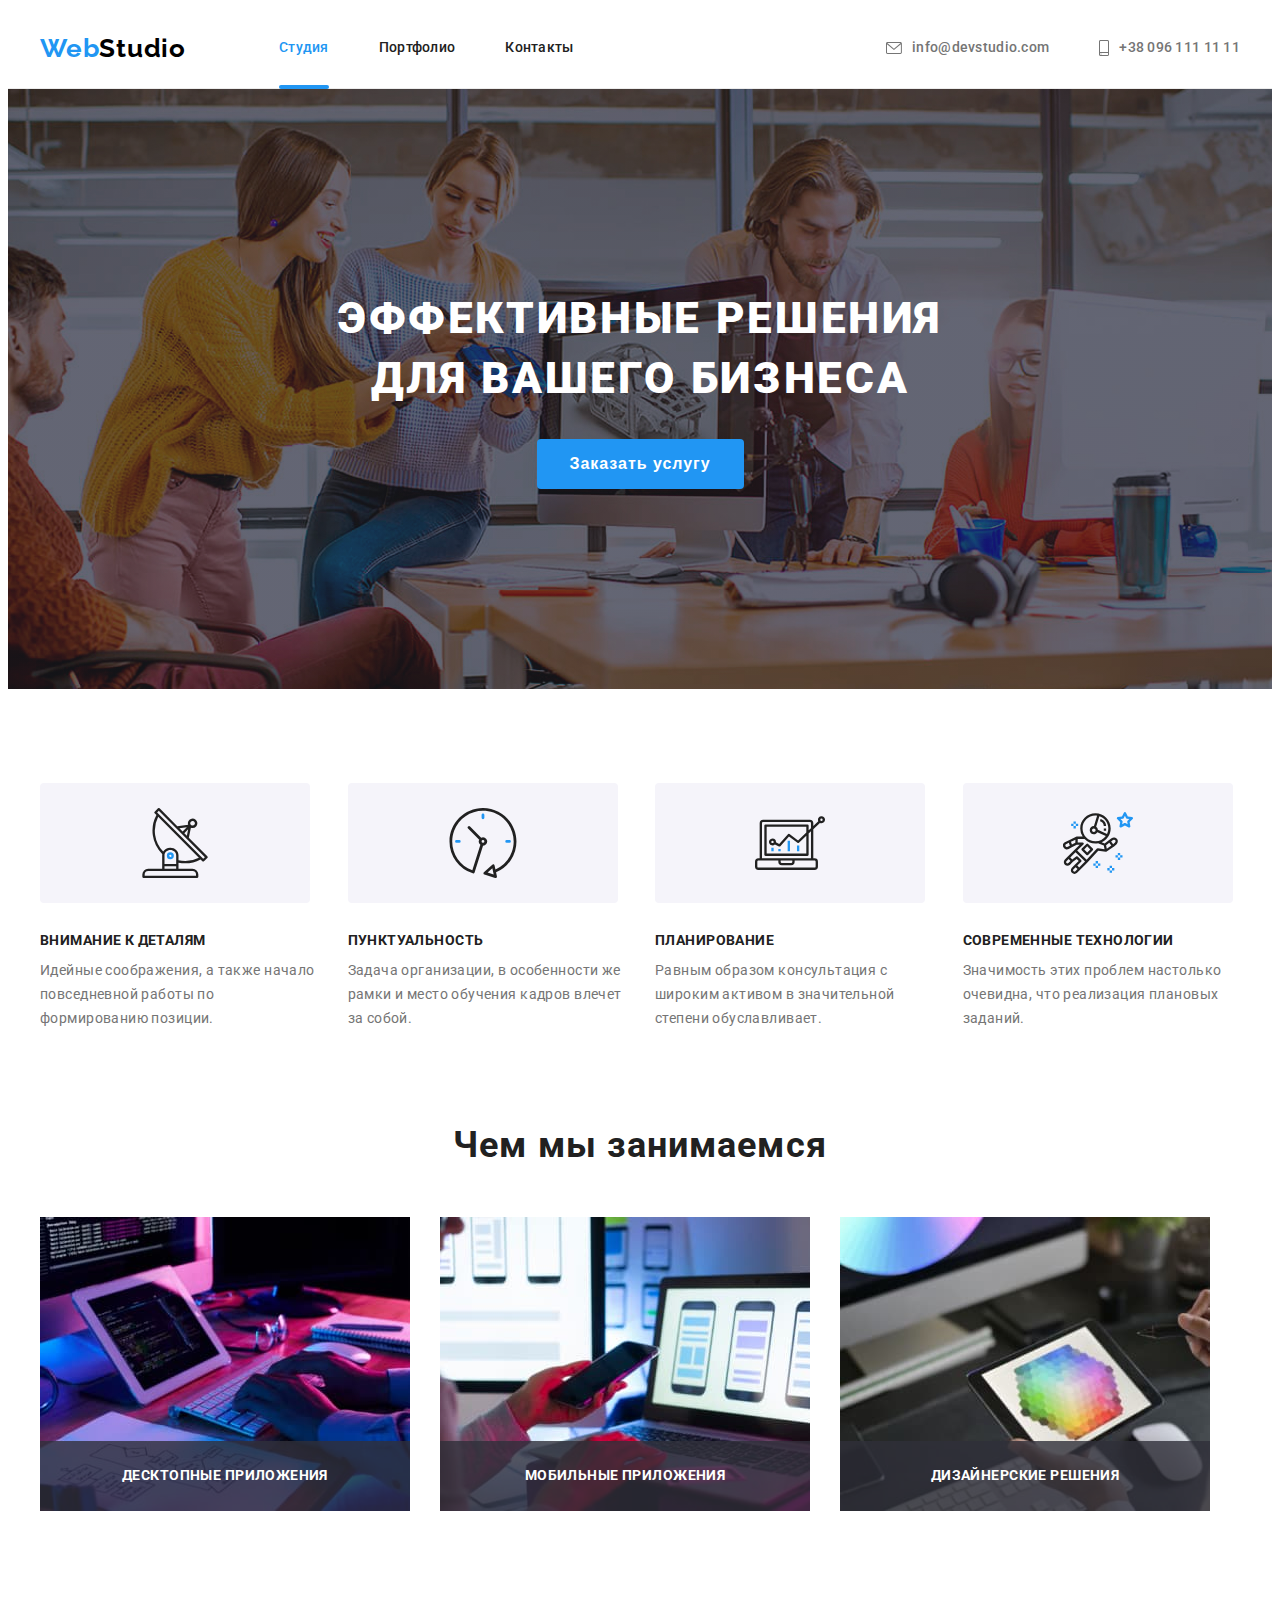
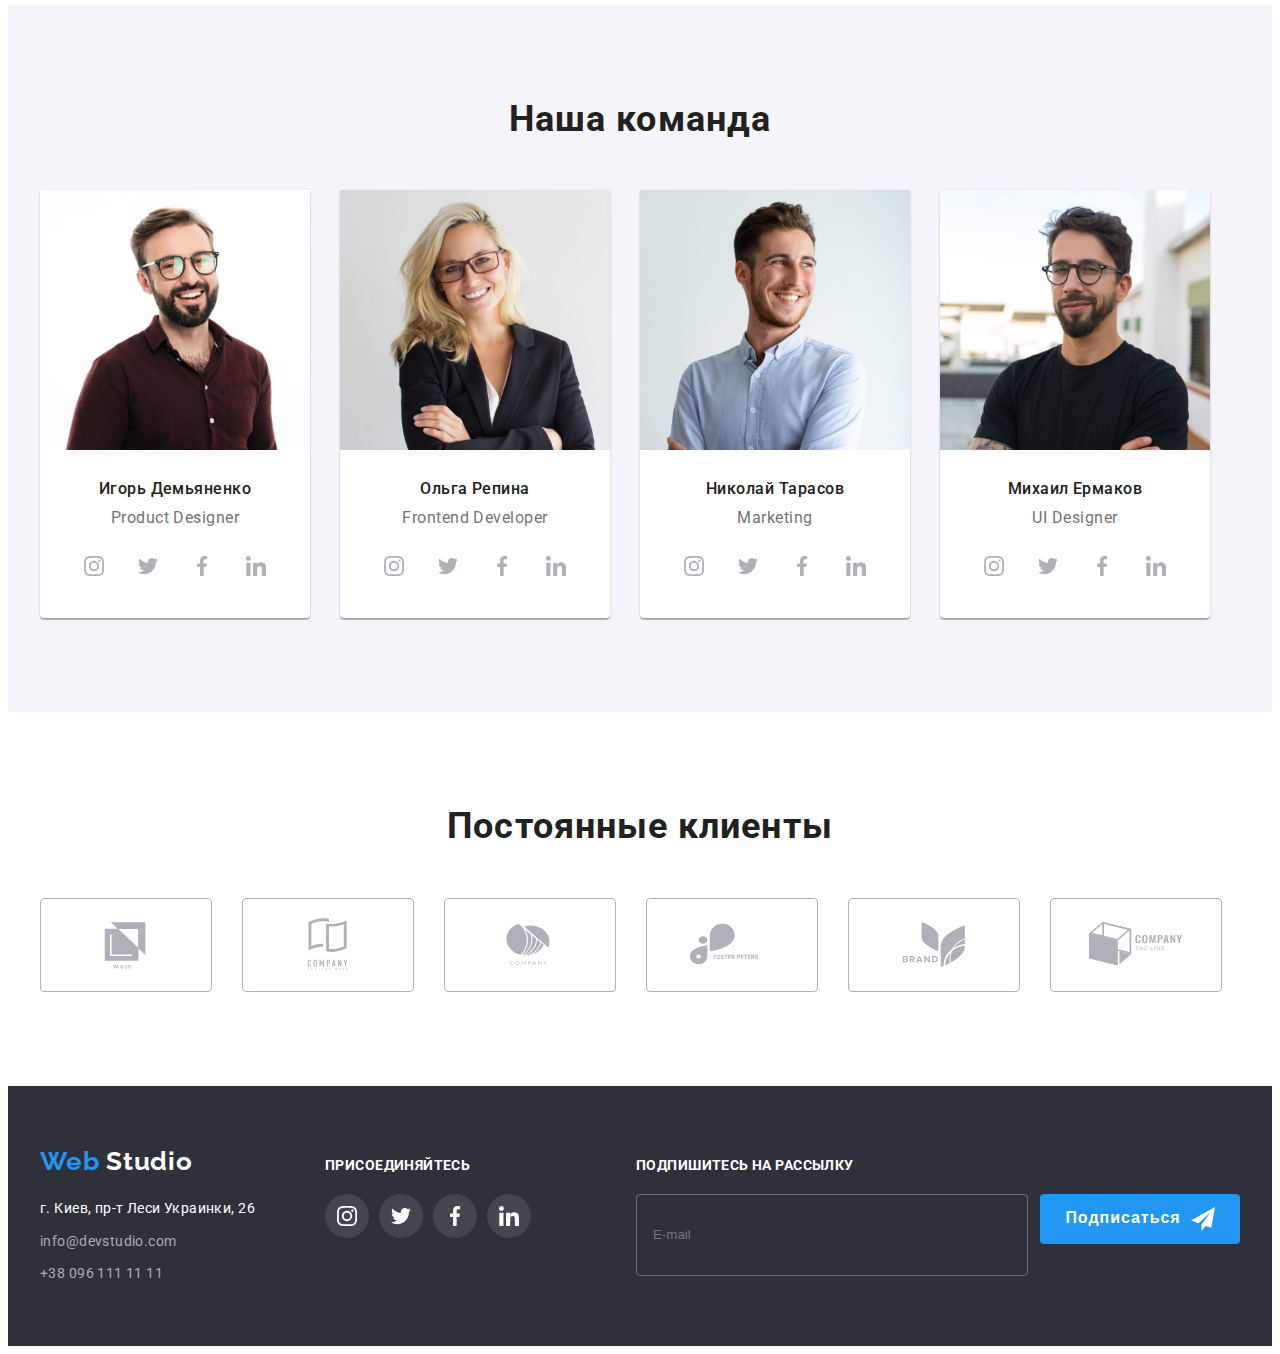
<file: index.html>
<!DOCTYPE html>
<html lang="ru">
  <head>
    <meta charset="UTF-8" />
    <meta http-equiv="X-UA-Compatible" content="IE=edge" />
    <meta name="viewport" content="width=device-width, initial-scale=1.0" />
    <link rel="preconnect" href="https://fonts.googleapis.com" />
    <link rel="preconnect" href="https://fonts.gstatic.com" crossorigin />
    <link rel="preconnect" href="https://fonts.googleapis.com" />
    <link rel="preconnect" href="https://fonts.gstatic.com" crossorigin />
    <link
      href="https://fonts.googleapis.com/css2?family=Raleway:wght@700&family=Roboto:wght@400;500;700;900&display=swap"
      rel="stylesheet"
    />
    <title>Портфолио</title>
    <link
      rel="stylesheet"
      href="https://cdnjs.cloudflare.com/ajax/libs/modern-normalize/1.1.0/modern-normalize.min.css"
      integrity="sha512-wpPYUAdjBVSE4KJnH1VR1HeZfpl1ub8YT/NKx4PuQ5NmX2tKuGu6U/JRp5y+Y8XG2tV+wKQpNHVUX03MfMFn9Q=="
      crossorigin="anonymous"
      referrerpolicy="no-referrer"
    />
    <link rel="stylesheet" href="./css/main.min.css">
  </head>
  <body>
    <!--SITE HEADER-->
    <header class="header">
      <div class="header__container container">
        <nav class="header__navigation">
          <a href="" class="logo header__logo "
            >Web<span class="logo__black">Studio</span></a
          >
          <ul class="site-nav">
            <li class="site-nav__item">
              <a href="./index.html" class="site-nav__link site-nav__link--current {
                "
                >Студия</a
              >
            </li>
            <li class="site-nav__item">
              <a href="./portfolio.html" class="site-nav__link"
                >Портфолио</a
              >
            </li>
            <li class="site-nav__item">
              <a href="" class="site-nav__link">Контакты</a>
            </li>
          </ul>
        </nav>

        <ul class="contacts">

          <li class="contacts__item">
            <a href="mailto:info@devstudio.com" class="contacts__link">
            <svg class="contacts__icon" width="16" height="12">
              <use href="./images/icons.svg#convert"></use>
            </svg>
            info@devstudio.com
            </a>
      
          </li>
          <li class="contacts__item">
            <a href="tel:+380961111111" class="contacts__link">
            <svg class="contacts__icon" width="10" height="16">
              <use href="./images/icons.svg#smartphone"></use>
            </svg>
            +38 096 111 11 11
            </a>
          </li>

        </ul>
      </div>
    </header>
    <!-- MAIN -->
    <main>
      <!-- HERO SECTION -->
      <section class="hero">
        <h1 class="hero__title">Эффективные решения для вашего бизнеса</h1>
        <button class="hero__button" type="button" data-modal-open>Заказать услугу</button>
        <div class="backdrop is-hidden" data-modal>

          <div class="modal">
            <b class="modal__title">Оставьте свои данные, мы вам перезвоним</b>

            <form action="#" class="modal-form">
          
          <div class="modal-form__wrap">
            <div class="modal-form__user-info">
              <label class="modal-form__label" for="user-name">Имя</label>
              <input class="modal-form__input" type="text" name="online-name" id="user-name" required>
              <svg class="modal-form__input-icon" width="18" height="18">
                <use href="./images/icons.svg#person"></use>
              </svg>
            </div>

            <div class="modal-form__user-info">
              <label class="modal-form__label" for="user-tel">Телефон</label>
              <input class="modal-form__input" type="tel" name="online-tel" id="user-tel" required>
              <svg class="modal-form__input-icon" width="18" height="18">
                <use href="./images/icons.svg#phone"></use>
              </svg>
            </div>

            <div class="modal-form__user-info">
              <label class="modal-form__label" for="user-email">Почта</label>
              <input class="modal-form__input" type="email" name="online-email" id="user-email" required>
              <svg class="modal-form__input-icon" width="18" height="18">
                <use href="./images/icons.svg#email"></use>
              </svg>
            </div>

            <div class="modal-form__user-info">
              <label class="modal-form__label" for="online-comment">Комментарий</label>
              <textarea class="modal-form__textarea" name="online-comment" id="online-comment" placeholder="Введите текст"></textarea>
            </div>
          </div>

            <div class="modal-policy">
              <input class="modal-policy__check visually-hidden" type="checkbox" name="online-policy" id="online-policy">
              <label class="modal-policy__label" for="online-policy">
                <span class="modal-policy__icon">
                  <svg class="modal-policy__icon-check" width="16" height="15">
                    <use href="./images/icons.svg#check"></use>
                  </svg>
                </span>
                <span>Соглашаюсь с рассылкой и принимаю&nbsp;</span>
              </label>
              <a class="modal-policy__link" href="">Условия договора</a>
            </div>

            <button type="submit" class="modal-policy__submit-button">Отправить</button>
            
            </form>

            <button type="button" class="modal__close-button" data-modal-close>
              <svg class="modal__close-icon" width="11" height="11">
                    <use href="./images/icons.svg#close"></use>
                  </svg>
            </button>

          </div>
        </div>
      </section>
      <!-- ADVANTAGES -->
      <section class="section section--no-padding-bottom">
        <h2 class="visually-hidden">Наши преимущества</h2>
        <div class="container">
          <ul class="advantages">

            <li class="advantages__item">
              <div class="advantages__icon">
                <svg width="70" height="70">
                  <use href="./images/icons.svg#antenna"></use>
                </svg>
              </div>

              <h3 class="advantages__title">Внимание к деталям</h3>
              <p class="advantages__description">
                Идейные соображения, а также начало повседневной работы по
                формированию позиции.
              </p>
            </li>

            <li class="advantages__item">
              <div class="advantages__icon">
                <svg width="70" height="70">
                  <use href="./images/icons.svg#clock"></use>
                </svg>
              </div>

              <h3 class="advantages__title">Пунктуальность</h3>
              <p class="advantages__description">
                Задача организации, в особенности же рамки и место обучения
                кадров влечет за собой.
              </p>
            </li>

            <li class="advantages__item">

              <div class="advantages__icon">
                <svg width="70" height="70">
                  <use href="./images/icons.svg#diagram"></use>
                </svg>
              </div>

              <h3 class="advantages__title">Планирование</h3>
              <p class="advantages__description">
                Равным образом консультация с широким активом в значительной
                степени обуславливает.
              </p>
            </li>

            <li class="advantages__item">

              <div class="advantages__icon">
                <svg width="70" height="70">
                  <use href="./images/icons.svg#astronaut"></use>
                </svg>
              </div>

              <h3 class="advantages__title">Современные технологии</h3>
              <p class="advantages__description">
                Значимость этих проблем настолько очевидна, что реализация
                плановых заданий.
              </p>
            </li>

          </ul>
        </div>
      </section>
      <!-- WHAT CAN WE MAKE -->
      <section class="section">
        <div class="container">
          <h2 class="section__title">Чем мы занимаемся</h2>
          <ul class="we-make">

            <li class="we-make__item">
              <img
                src="./images/box1.jpg"
                alt="процесс программирования"
                width="370"
              />
              <h3 class="we-make__description">Десктопные приложения</h3>
            </li>

            <li class="we-make__item">
              <img
                src="./images/box2.jpg"
                alt="адаптирование под смартфон"
                width="370"
              />
              <h3 class="we-make__description">Мобильные приложения</h3>
            </li>

            <li class="we-make__item">
              <img
                src="./images/box3.jpg"
                alt="адаптирование под планшет"
                width="370"
              />
              <h3 class="we-make__description">Дизайнерские решения</h3>
            </li>

          </ul>
        </div>
      </section>
      <!-- TEAM -->
      <section class="section section--team-background">
        <div class="container">

          <h2 class="section__title">Наша команда</h2>

          <ul class="team">
            
            <li class="team__item">
                <img
                  src="./images/igor_d_photo.jpg"
                  alt="Игорь Демьяненко"
                  width="270"
                />
                <div class="team__wrap">
                  <h3 class="team__title">Игорь Демьяненко</h3>
                  <p class="team__description" lang="en">Product Designer</p>
                  <ul class="socials">

                    <li class="socials__item">
                      <a href="" class="socials__link">
                        <svg class="socials__icon" width="20" height="20">
                          <use href="./images/icons.svg#instagram"></use>
                        </svg>
                      </a>
                    </li>

                    <li class="socials__item">
                      <a href="" class="socials__link">
                        <svg class="socials__icon" width="20" height="20">
                          <use href="./images/icons.svg#twitter"></use>
                        </svg>
                      </a>
                    </li>

                    <li class="socials__item">
                      <a href="" class="socials__link">
                        <svg class="socials__icon" width="20" height="20">
                          <use href="./images/icons.svg#facebook"></use>
                        </svg>
                      </a>
                    </li>

                    <li class="socials__item">
                      <a href="" class="socials__link">
                        <svg class="socials__icon" width="20" height="20">
                          <use href="./images/icons.svg#linkedin"></use>
                        </svg>
                      </a>
                    </li>

                  </ul>
                </div>
            </li>

            <li class="team__item">
              <img
                src="./images/olga_r_photo.jpg"
                alt="Ольга Репина"
                width="270"
              />
              <div class="team__wrap">
                <h3 class="team__title">Ольга Репина</h3>
                <p class="team__description" lang="en">Frontend Developer</p>
                  <ul class="socials">

                    <li class="socials__item">
                      <a href="" class="socials__link">
                        <svg class="socials__icon" width="20" height="20">
                          <use href="./images/icons.svg#instagram"></use>
                        </svg>
                      </a>
                    </li>

                    <li class="socials__item">
                      <a href="" class="socials__link">
                        <svg class="socials__icon" width="20" height="20">
                          <use href="./images/icons.svg#twitter"></use>
                        </svg>
                      </a>
                    </li>

                    <li class="socials__item">
                      <a href="" class="socials__link">
                        <svg class="socials__icon" width="20" height="20">
                          <use href="./images/icons.svg#facebook"></use>
                        </svg>
                      </a>
                    </li>

                    <li class="socials__item">
                      <a href="" class="socials__link">
                        <svg class="socials__icon" width="20" height="20">
                          <use href="./images/icons.svg#linkedin"></use>
                        </svg>
                      </a>
                    </li>

                  </ul>
              </div>
            </li>

            <li class="team__item">
              <img
                src="./images/nikolay_t_photo.jpg"
                alt="Николай Тарасов"
                width="270"
              />
              <div class="team__wrap">
                <h3 class="team__title">Николай Тарасов</h3>
                <p class="team__description" lang="en">Marketing</p>
                  <ul class="socials">

                    <li class="socials__item">
                      <a href="" class="socials__link">
                        <svg class="socials__icon" width="20" height="20">
                          <use href="./images/icons.svg#instagram"></use>
                        </svg>
                      </a>
                    </li>

                    <li class="socials__item">
                      <a href="" class="socials__link">
                        <svg class="socials__icon" width="20" height="20">
                          <use href="./images/icons.svg#twitter"></use>
                        </svg>
                      </a>
                    </li>

                    <li class="socials__item">
                      <a href="" class="socials__link">
                        <svg class="socials__icon" width="20" height="20">
                          <use href="./images/icons.svg#facebook"></use>
                        </svg>
                      </a>
                    </li>

                    <li class="socials__item">
                      <a href="" class="socials__link">
                        <svg class="socials__icon" width="20" height="20">
                          <use href="./images/icons.svg#linkedin"></use>
                        </svg>
                      </a>
                    </li>

                  </ul>
              </div>
            </li>

            <li class="team__item">
              <img
                src="./images/mickhail_e_photo.jpg"
                alt="Михаил Ермаков"
                width="270"
              />
              <div class="team__wrap">
                <h3 class="team__title">Михаил Ермаков</h3>
                <p class="team__description" lang="en">UI Designer</p>
                  <ul class="socials">

                    <li class="socials__item">
                      <a href="" class="socials__link">
                        <svg class="socials__icon" width="20" height="20">
                          <use href="./images/icons.svg#instagram"></use>
                        </svg>
                      </a>
                    </li>

                    <li class="socials__item">
                      <a href="" class="socials__link">
                        <svg class="socials__icon" width="20" height="20">
                          <use href="./images/icons.svg#twitter"></use>
                        </svg>
                      </a>
                    </li>

                    <li class="socials__item">
                      <a href="" class="socials__link">
                        <svg class="socials__icon" width="20" height="20">
                          <use href="./images/icons.svg#facebook"></use>
                        </svg>
                      </a>
                    </li>

                    <li class="socials__item">
                      <a href="" class="socials__link">
                        <svg class="socials__icon" width="20" height="20">
                          <use href="./images/icons.svg#linkedin"></use>
                        </svg>
                      </a>
                    </li>

                  </ul>
              </div>
            </li>

          </ul>
        </div>
      </section>
      <!-- CLIENTS -->
      <section class="section">
        <div class="container">
          <h2 class="section__title">Постоянные клиенты</h2>

          <ul class="clients">

            <li class="clients__item">
              <a class="clients__link" href="">
                  <svg class="clients__icon" width="106" height="60">
                    <use href="./images/icons.svg#client1"></use>
                  </svg>
              </a>
            </li>

                <li class="clients__item">
              <a class="clients__link" href="">
                  <svg class="clients__icon" width="106" height="60">
                    <use href="./images/icons.svg#client2"></use>
                  </svg>
              </a>
            </li>

                <li class="clients__item">
              <a class="clients__link" href="">
                  <svg class="clients__icon" width="106" height="60">
                    <use href="./images/icons.svg#client3"></use>
                  </svg>
              </a>
            </li>

                <li class="clients__item">
              <a class="clients__link" href="">
                  <svg class="clients__icon" width="106" height="60">
                    <use href="./images/icons.svg#client4"></use>
                  </svg>
              </a>
            </li>

                <li class="clients__item">
              <a class="clients__link" href="">
                  <svg class="clients__icon" width="106" height="60">
                    <use href="./images/icons.svg#client5"></use>
                  </svg>
              </a>
            </li>

                <li class="clients__item">
              <a class="clients__link" href="">
                  <svg class="clients__icon" width="106" height="60">
                    <use href="./images/icons.svg#client6"></use>
                  </svg>
              </a>
            </li>

          </ul>
        </div>
      </section>
    </main>
    <!-- FOOTER -->
    <footer class="footer">
      <div class="footer__wrap container">

        <div class="footer-contacts">
          <a href="" class="footer-logo link">
            Web
            <span class="footer-logo--white-half">Studio</span>
          </a>

        <address class="footer-contacts__address footer-contacts__adress-bottom-margin">
          <ul class="footer-contacts__list list">
            <li class="footer-contacts__item">
              <a
                class="footer-contacts__location link"
                href="https://goo.gl/maps/r5CcagLjubWfefs69"
                target="_blank"
                rel="nooper norefferer"
                >г. Киев, пр-т Леси Украинки, 26</a
              >
            </li>
            <li class="footer-contacts__item">
              <a class="footer-contacts__link link" href="mailto:info@devstudio.com"
                >info@devstudio.com</a
              >
            </li>
            <li class="footer-contacts__item">
              <a class="footer-contacts__link link" href="tel:+380961111111"
                >+38 096 111 11 11</a
              >
            </li>
          </ul>
        </address>
        </div>

        <div class="footer-socials footer-socials--margin-left">
          <h3 class="footer-socials__title">Присоединяйтесь</h3>
            <ul class="footer-socials__list list">

            <li class="footer-socials__item">
              <a href="" class="footer-socials__link">
                <svg class="footer-socials__icon" width="20" height="20">
                  <use href="./images/icons.svg#instagram"></use>
                </svg>
              </a>
            </li>

            <li class="footer-socials__item">
              <a href="" class="footer-socials__link">
                <svg class="footer-socials__icon" width="20" height="20">
                  <use href="./images/icons.svg#twitter"></use>
                </svg>
              </a>
            </li>

            <li class="footer-socials__item">
              <a href="" class="footer-socials__link">
                <svg class="footer-socials__icon" width="20" height="20">
                  <use href="./images/icons.svg#facebook"></use>
                </svg>
              </a>
            </li>

            <li class="footer-socials__item">
              <a href="" class="footer-socials__link">
                <svg class="footer-socials__icon" width="20" height="20">
                  <use href="./images/icons.svg#linkedin"></use>
                </svg>
              </a>
            </li>

          </ul>
        </div>
        
        <div class="footer-subscribe">
          <b class="footer-subscribe__title">Подпишитесь на рассылку</b>
          <form action="#" class="footer-subscribe__form">
            <input class="footer-subscribe__input" type="email" name="submail" placeholder="E-mail">
            <button class="footer-subscribe__button" type="submit">Подписаться
              <svg class="footer-subscribe__icon" width="24" height="24">
                <use href="./images/icons.svg#send"></use>
              </svg>
            </button>
          </form>
        </div>

      </div>
    </footer>
    <script src="./js/modal.js"></script>
  </body>
</html>
</file>
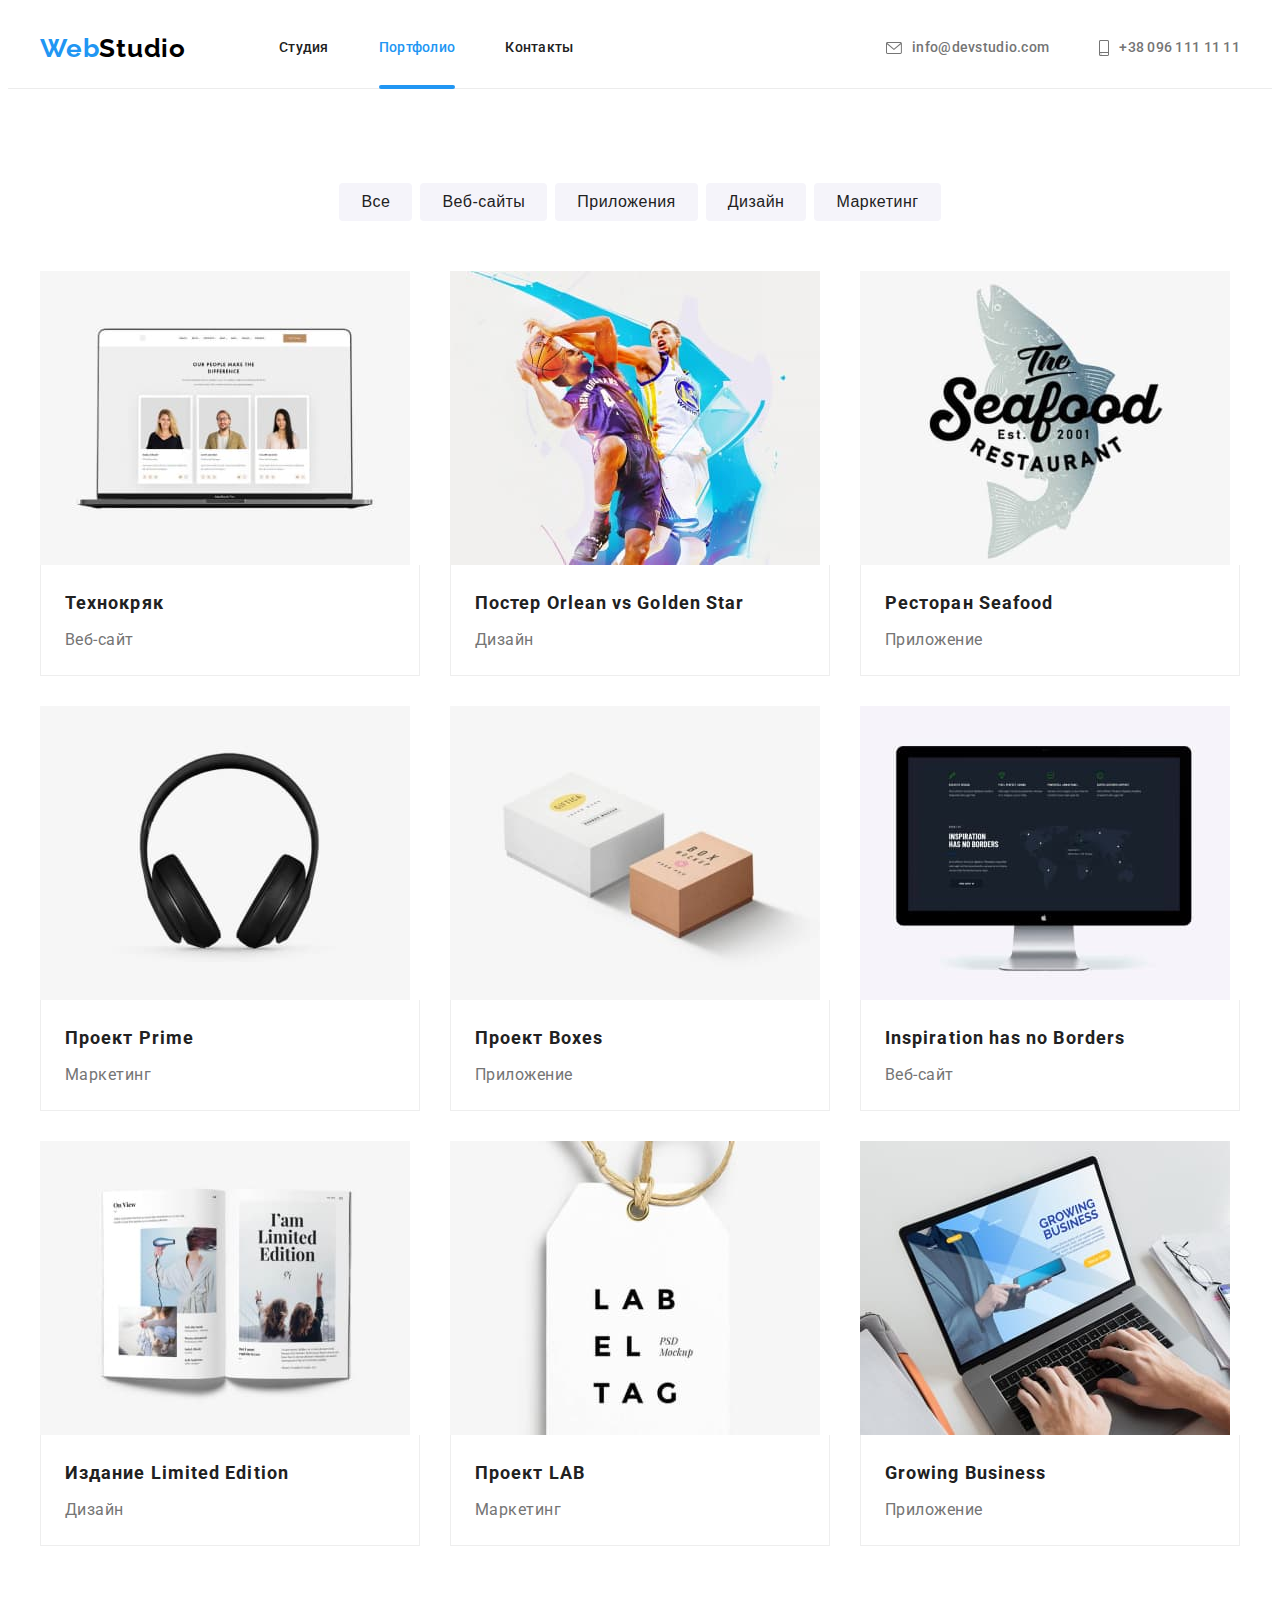
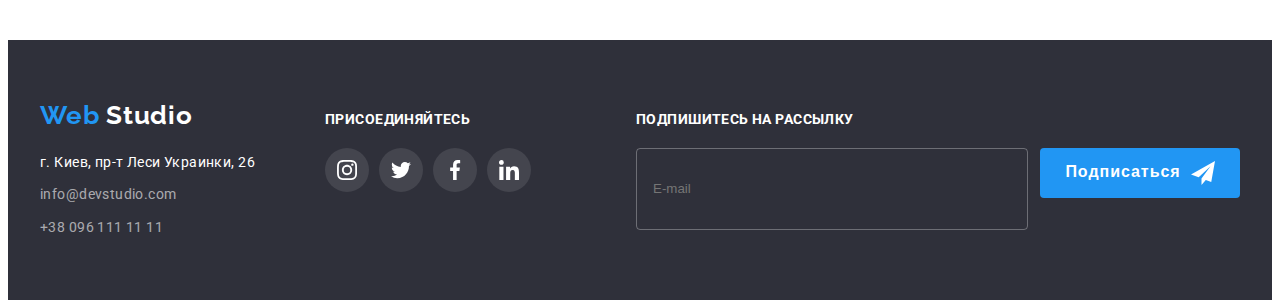
<file: portfolio.html>
<!DOCTYPE html>
<html lang="ru">
	<head>
		<meta charset="UTF-8" />
		<meta http-equiv="X-UA-Compatible" content="IE=edge" />
		<meta name="viewport" content="width=device-width, initial-scale=1.0" />
		<link rel="preconnect" href="https://fonts.googleapis.com" />
		<link rel="preconnect" href="https://fonts.gstatic.com" crossorigin />
		<link rel="preconnect" href="https://fonts.googleapis.com" />
		<link rel="preconnect" href="https://fonts.gstatic.com" crossorigin />
		<link
			href="https://fonts.googleapis.com/css2?family=Raleway:wght@700&family=Roboto:wght@400;500;700;900&display=swap"
			rel="stylesheet"
		/>
		<title>Портфолио</title>
		<link
			rel="stylesheet"
			href="https://cdnjs.cloudflare.com/ajax/libs/modern-normalize/1.1.0/modern-normalize.min.css"
			integrity="sha512-wpPYUAdjBVSE4KJnH1VR1HeZfpl1ub8YT/NKx4PuQ5NmX2tKuGu6U/JRp5y+Y8XG2tV+wKQpNHVUX03MfMFn9Q=="
			crossorigin="anonymous"
			referrerpolicy="no-referrer"
		/>
		<link rel="stylesheet" href="./css/main.min.css">
	</head>
	<body>
		<!--SITE HEADER-->
		<header class="header">
			<div class="header__container container">
			  <nav class="header__navigation">
				<a href="" class="logo header__logo "
				  >Web<span class="logo__black">Studio</span></a
				>
				<ul class="site-nav">
				  <li class="site-nav__item">
					<a href="./index.html" class="site-nav__link"
					  "
					  >Студия</a
					>
				  </li>
				  <li class="site-nav__item">
					<a href="./portfolio.html" class="site-nav__link site-nav__link--current"
					  >Портфолио</a
					>
				  </li>
				  <li class="site-nav__item">
					<a href="" class="site-nav__link">Контакты</a>
				  </li>
				</ul>
			  </nav>
	  
			  <ul class="contacts">
	  
				<li class="contacts__item">
				  <a href="mailto:info@devstudio.com" class="contacts__link">
				  <svg class="contacts__icon" width="16" height="12">
					<use href="./images/icons.svg#convert"></use>
				  </svg>
				  info@devstudio.com
				  </a>
			
				</li>
				<li class="contacts__item">
				  <a href="tel:+380961111111" class="contacts__link">
				  <svg class="contacts__icon" width="10" height="16">
					<use href="./images/icons.svg#smartphone"></use>
				  </svg>
				  +38 096 111 11 11
				  </a>
				</li>
	  
			  </ul>
			</div>
		  </header>
		<!-- MAIN -->
		<main>
			<!-- PROJECTS FILLTER -->
			<section class="section">
				<div class="container">
					<h1 class="visually-hidden">Проекты</h1>
					<ul class="filter filter--bottom-margin list">
						<li class="filter__item">
							<button type="button" class="filter__buttons">Все</button>
						</li>
						<li class="filter__item">
							<button type="button" class="filter__buttons">Веб-сайты</button>
						</li>

						<li class="filter__item">
							<button type="button" class="filter__buttons">Приложения</button>
						</li>

						<li class="filter__item">
							<button type="button" class="filter__buttons">Дизайн</button>
						</li>
						<li class="filter__item">
							<button type="button" class="filter__buttons">Маркетинг</button>
						</li>
					</ul>
					<!----------- PROJECTS LIST ------------>
					<ul class="projects">
						<li class="projects__item">
							<a href="" class="projects__link">
								<div class="projects__wrap">
									<img src="./images/laptop_img.jpg" alt="открытый ноутбук" width="370" />
									<p class="projects__text">
										Технокряк это современная площадка распространения коронавируса. Компании используют эту платформу
										для цифрового шпионажа и атак на защищённые сервера конкурентов.
									</p>
								</div>

								<div class="projects__thumb">
									<h2 class="projects__title">Технокряк</h2>
									<p class="projects__description">Веб-сайт</p>
								</div>
							</a>
						</li>

						<li class="projects__item">
							<a href="" class="projects__link">
								<div class="projects__wrap">
									<img src="./images/basketball_img.jpg" alt="игра в баскетбол" width="370" />
									<p class="projects__text">
										Технокряк это современная площадка распространения коронавируса. Компании используют эту платформу
										для цифрового шпионажа и атак на защищённые сервера конкурентов.
									</p>
								</div>
								<div class="projects__thumb">
									<h2 class="projects__title">
										Постер
										<span lang="en">Orlean vs Golden Star</span>
									</h2>
									<p class="projects__description">Дизайн</p>
								</div>
							</a>
						</li>

						<li class="projects__item">
							<a href="" class="projects__link">
								<div class="projects__wrap">
									<img src="./images/seafood_img.jpg" alt="логотип ресторана" width="370" />
									<p class="projects__text">
										Технокряк это современная площадка распространения коронавируса. Компании используют эту платформу
										для цифрового шпионажа и атак на защищённые сервера конкурентов.
									</p>
								</div>
								<div class="projects__thumb">
									<h2 class="projects__title">Ресторан Seafood</h2>
									<p class="projects__description">Приложение</p>
								</div>
							</a>
						</li>

						<li class="projects__item">
							<a href="" class="projects__link">
								<div class="projects__wrap">
									<img src="./images/headphones_img.jpg" alt="наушники" width="370" />
									<p class="projects__text">
										Технокряк это современная площадка распространения коронавируса. Компании используют эту платформу
										для цифрового шпионажа и атак на защищённые сервера конкурентов.
									</p>
								</div>
								<div class="projects__thumb">
									<h2 class="projects__title">
										Проект
										<span lang="en">Prime</span>
									</h2>
									<p class="projects__description">Маркетинг</p>
								</div>
							</a>
						</li>

						<li class="projects__item">
							<a href="" class="projects__link">
								<div class="projects__wrap">
									<img src="./images/boxes_img.jpg" alt="две картонные коробки" width="370" />
									<p class="projects__text">
										Технокряк это современная площадка распространения коронавируса. Компании используют эту платформу
										для цифрового шпионажа и атак на защищённые сервера конкурентов.
									</p>
								</div>
								<div class="projects__thumb">
									<h2 class="projects__title">
										Проект
										<span lang="en">Boxes</span>
									</h2>
									<p class="projects__description">Приложение</p>
								</div>
							</a>
						</li>

						<li class="projects__item">
							<a href="" class="projects__link">
								<div class="projects__wrap">
									<img src="./images/computer_img.jpg" alt="моноблок" width="370" />
									<p class="projects__text">
										Технокряк это современная площадка распространения коронавируса. Компании используют эту платформу
										для цифрового шпионажа и атак на защищённые сервера конкурентов.
									</p>
								</div>
								<div class="projects__thumb">
									<h2 class="projects__title" lang="en">Inspiration has no Borders</h2>
									<p class="projects__description">Веб-сайт</p>
								</div>
							</a>
						</li>

						<li class="projects__item">
							<a href="" class="projects__link">
								<div class="projects__wrap">
									<img src="./images/book_img.jpg" alt="открытая книга" width="370" />
									<p class="projects__text">
										Технокряк это современная площадка распространения коронавируса. Компании используют эту платформу
										для цифрового шпионажа и атак на защищённые сервера конкурентов.
									</p>
								</div>
								<div class="projects__thumb">
									<h2 class="projects__title">
										Издание
										<span lang="en">Limited Edition</span>
									</h2>
									<p class="projects__description">Дизайн</p>
								</div>
							</a>
						</li>

						<li class="projects__item">
							<a href="" class="projects__link">
								<div class="projects__wrap">
									<img src="./images/labeltag_project_img.jpg" alt="бирка с надписью" width="370" />
									<p class="projects__text">
										Технокряк это современная площадка распространения коронавируса. Компании используют эту платформу
										для цифрового шпионажа и атак на защищённые сервера конкурентов.
									</p>
								</div>
								<div class="projects__thumb">
									<h2 class="projects__title">
										Проект
										<span lang="en">LAB</span>
									</h2>
									<p class="projects__description">Маркетинг</p>
								</div>
							</a>
						</li>

						<li class="projects__item">
							<a href="" class="projects__link">
								<div class="projects__wrap">
									<img src="./images/gb_project_img.jpg" alt="работа за ноутбуком" width="370" />
									<p class="projects__text">
										Технокряк это современная площадка распространения коронавируса. Компании используют эту платформу
										для цифрового шпионажа и атак на защищённые сервера конкурентов.
									</p>
								</div>
								<div class="projects__thumb">
									<h2 class="projects__title" lang="en">Growing Business</h2>
									<p class="projects__description">Приложение</p>
								</div>
							</a>
						</li>
					</ul>
				</div>
			</section>
		</main>
		<!-- FOOTER -->
		<footer class="footer">
			<div class="footer__wrap container">
	  
			  <div class="footer-contacts">
				<a href="" class="footer-logo link">
				  Web
				  <span class="footer-logo--white-half">Studio</span>
				</a>
	  
			  <address class="footer-contacts__address footer-contacts__adress-bottom-margin">
				<ul class="footer-contacts__list list">
				  <li class="footer-contacts__item">
					<a
					  class="footer-contacts__location link"
					  href="https://goo.gl/maps/r5CcagLjubWfefs69"
					  target="_blank"
					  rel="nooper norefferer"
					  >г. Киев, пр-т Леси Украинки, 26</a
					>
				  </li>
				  <li class="footer-contacts__item">
					<a class="footer-contacts__link link" href="mailto:info@devstudio.com"
					  >info@devstudio.com</a
					>
				  </li>
				  <li class="footer-contacts__item">
					<a class="footer-contacts__link link" href="tel:+380961111111"
					  >+38 096 111 11 11</a
					>
				  </li>
				</ul>
			  </address>
			  </div>
	  
			  <div class="footer-socials footer-socials--margin-left">
				<h3 class="footer-socials__title">Присоединяйтесь</h3>
				  <ul class="footer-socials__list list">
	  
				  <li class="footer-socials__item">
					<a href="" class="footer-socials__link">
					  <svg class="footer-socials__icon" width="20" height="20">
						<use href="./images/icons.svg#instagram"></use>
					  </svg>
					</a>
				  </li>
	  
				  <li class="footer-socials__item">
					<a href="" class="footer-socials__link">
					  <svg class="footer-socials__icon" width="20" height="20">
						<use href="./images/icons.svg#twitter"></use>
					  </svg>
					</a>
				  </li>
	  
				  <li class="footer-socials__item">
					<a href="" class="footer-socials__link">
					  <svg class="footer-socials__icon" width="20" height="20">
						<use href="./images/icons.svg#facebook"></use>
					  </svg>
					</a>
				  </li>
	  
				  <li class="footer-socials__item">
					<a href="" class="footer-socials__link">
					  <svg class="footer-socials__icon" width="20" height="20">
						<use href="./images/icons.svg#linkedin"></use>
					  </svg>
					</a>
				  </li>
	  
				</ul>
			  </div>
			  
			  <div class="footer-subscribe">
				<b class="footer-subscribe__title">Подпишитесь на рассылку</b>
				<form action="#" class="footer-subscribe__form">
				  <input class="footer-subscribe__input" type="email" name="submail" placeholder="E-mail">
				  <button class="footer-subscribe__button" type="submit">Подписаться
					<svg class="footer-subscribe__icon" width="24" height="24">
					  <use href="./images/icons.svg#send"></use>
					</svg>
				  </button>
				</form>
			  </div>
	  
			</div>
		  </footer>
	</body>
</html>
</file>
<file: css/main.min.css>
:root{--primary-text-color: #212121;--secondary-text-color: #757575;--secondary-bg-color: #f5f4fa;--design-bg-color: #2f303a;--accent-color: #2196f3;--hover-accent-color: #188ce8;--wite-bg-color: #ffffff;--white-text-color: #ffffff;--icons-color: #afb1b8;--low-opacity-text: rgba(255, 255, 255, 0.6);--footer-bg-icon: rgba(255, 255, 255, 0.1);--card-shadow: 0px 1px 3px rgba(0, 0, 0, 0.12), 0px 1px 1px rgba(0, 0, 0, 0.14), 0px 2px 1px rgba(0, 0, 0, 0.2);--hover-shadow: 0px 3px 1px rgba(0, 0, 0, 0.1), 0px 1px 2px rgba(0, 0, 0, 0.08), 0px 2px 2px rgba(0, 0, 0, 0.12);--backdrop-bg: rgba(0, 0, 0, 0.2);--projects-bg-hover: rgba(33, 150, 243, 0.9);--cubic-value: cubic-bezier(0.4, 0, 0.2, 1)}p,h1,h2,h3,h4,h5,h6{margin:0}ul{margin:0;padding:0}body{background-color:var(--white-bg-color);color:var(--primary-text-color);font-family:Roboto,sans-serif}img{display:block;max-width:100%;height:auto}li{list-style:none}a{text-decoration:none}.container{width:1200px;padding-right:15px;padding-left:15px;margin-left:auto;margin-right:auto}.section{padding-top:94px;padding-bottom:94px}.visually-hidden{position:absolute;white-space:nowrap;width:1px;height:1px;overflow:hidden;border:0;padding:0;clip:rect(0 0 0 0);-webkit-clip-path:inset(50%);clip-path:inset(50%);margin:-1px}.clients__link,.socials__link,.we-make__description,.advantages__icon,.modal-policy,.modal__close-button,.footer-subscribe__button,.footer-socials__link{display:flex;align-items:center;justify-content:center}.section__title{margin-bottom:50px;color:var(--primary-text-color);font-weight:700;font-size:36px;line-height:1.16;letter-spacing:.03em;text-align:center}.header{border-bottom-width:1px;border-bottom-style:solid;border-bottom-color:#ececec}.header__container{display:flex;align-items:center}.header__navigation{display:flex;align-items:center}.header__logo{margin-right:93px}.logo{color:var(--accent-color);font-family:Raleway,sans-serif;font-weight:700;font-size:26px;line-height:1.19;letter-spacing:.03em}.logo__black{color:#000}.site-nav{display:flex}.site-nav__item:not(:last-child){margin-right:50px}.site-nav__link{position:relative;display:block;padding-top:32px;padding-bottom:32px;color:var(--primary-text-color);font-weight:500;font-size:14px;line-height:1.14;letter-spacing:.02em;transition:color 250ms var(--cubic-value)}.site-nav__link::after{position:absolute;display:block;bottom:-1px;content:"";width:100%;height:4px;background-color:var(--accent-color);border-radius:2px;transform:scaleX(0);transition:transform 250ms var(--cubic-value);transform-origin:left center}.site-nav__link:hover::after,.site-nav__link:focus::after{transform:scaleX(1)}.site-nav__link:hover,.site-nav__link:focus{color:var(--accent-color)}.site-nav__link--current{position:relative;color:var(--accent-color)}.site-nav__link--current::before{position:absolute;display:block;bottom:-1px;content:"";width:100%;height:4px;background-color:var(--accent-color);border-radius:2px}.contacts{display:flex;margin-left:auto}.contacts__item:not(:first-child){margin-left:50px}.contacts__link{display:flex;align-items:center;padding-top:32px;padding-bottom:32px;color:var(--secondary-text-color);font-weight:500;font-size:14px;line-height:1.14;letter-spacing:.02em;transition:color 250ms var(--cubic-value)}.contacts__link:hover,.contacts__link:focus{color:var(--accent-color)}.contacts__icon{margin-right:10px;fill:currentColor}.footer{padding:60px 0;background-color:var(--design-bg-color)}.footer__wrap{align-items:baseline;display:flex}.footer-logo{color:var(--accent-color);font-family:Raleway,sans-serif;font-weight:700;font-size:26px;line-height:1.19;letter-spacing:.03em}.footer-logo--white-half{color:#fff}.footer-contacts__adress-bottom-margin{margin-top:20px}.footer-contacts__list{display:inline-block}.footer-contacts__item:not(:last-child){margin-bottom:9px}.footer-contacts__location{color:var(--white-text-color);font-style:normal;font-weight:400;font-size:14px;line-height:1.7;letter-spacing:.03em}.footer-contacts__link{color:var(--low-opacity-text);font-style:normal;font-weight:400;font-size:14px;line-height:1.7;letter-spacing:.03em}.footer-socials--margin-left{margin-left:70px}.footer-socials__title{margin-bottom:20px;font-weight:700;font-size:14px;line-height:1.14;letter-spacing:.03em;text-transform:uppercase;color:var(--white-text-color)}.footer-socials__list{display:flex;justify-content:center}.footer-socials__item{width:44px;height:44px}.footer-socials__item:not(:first-child){margin-left:10px}.footer-socials__link{width:100%;height:100%;border-radius:50%;background-color:var(--footer-bg-icon);color:#fff;transition:background-color 250ms var(--cubic-value)}.footer-socials__link:hover,.footer-socials__link:focus{background-color:var(--accent-color)}.footer-socials__icon{fill:currentColor}.footer-subscribe{margin-left:auto}.footer-subscribe__title{display:block;margin-bottom:20px;font-weight:700;font-size:14px;line-height:1.14;letter-spacing:.03em;text-transform:uppercase;color:var(--white-text-color)}.footer-subscribe__form{display:flex}.footer-subscribe__input{width:358px;height:50px;padding:15px 16px;background-color:inherit;border:1px solid rgba(255,255,255,.3);border-radius:4px;outline:none;color:var(--white-text-color)}.footer-subscribe__button{margin-left:12px;min-width:200px;height:50px;background-color:var(--accent-color);color:var(--white-text-color);border-radius:4px;border:1px solid transparent;box-sizing:border-box;cursor:pointer;font-weight:700;font-size:16px;line-height:1.8;letter-spacing:.06em;transition:background-color 250ms var(--cubic-value)}.footer-subscribe__button:hover,.footer-subscribe__button:focus{background-color:var(--hover-accent-color)}.footer-subscribe__icon{margin-left:10px;fill:#fff}.hero{text-align:center;padding:200px 0;margin-left:auto;margin-right:auto;max-width:1600px;background-color:#c4c4c4;background-image:linear-gradient(rgba(47, 48, 58, 0.4), rgba(47, 48, 58, 0.4)),url(../images/hero-img.jpg);background-repeat:no-repeat;background-position:center;background-size:cover}.hero__title{margin-bottom:30px;margin-left:auto;margin-right:auto;width:696px;color:var(--white-text-color);text-transform:uppercase;font-weight:900;font-size:44px;line-height:1.36;letter-spacing:.06em}.hero__button{display:inline-block;padding:10px 32px;min-width:200px;background-color:var(--accent-color);color:var(--white-text-color);border-radius:4px;border:1px solid transparent;box-sizing:border-box;cursor:pointer;font-weight:700;font-size:16px;line-height:1.8;letter-spacing:.06em;transition:background-color 250ms var(--cubic-value)}.hero__button:hover,.hero__button:focus{background-color:var(--hover-accent-color)}.backdrop{position:fixed;z-index:1;top:0;left:0;width:100%;height:100%;background-color:var(--backdrop-bg);transition:opacity 800ms var(--cubic-value),visibility 800ms var(--cubic-value)}.modal{position:absolute;top:50%;left:50%;width:528px;height:581px;padding:40px;background-color:var(--wite-bg-color);box-shadow:var(--card-shadow);border-radius:4px;transform:scale(1) translate(-50%, -50%)}.modal__close-button{position:absolute;top:8px;right:8px;width:30px;height:30px;border-radius:50%;background-color:transparent;border:1px solid rgba(0,0,0,.1);cursor:pointer;color:var(--accent-color);transition:fill 250ms var(--cubic-value)}.modal__close-button:hover,.modal__close-button:focus{fill:currentColor}.modal__title{display:block;margin-bottom:12px;font-weight:700;font-size:20px;line-height:1.15;letter-spacing:.03em;color:var(--primary-text-color)}.modal-form__wrap{margin-bottom:20px}.modal-form__user-info{position:relative;display:flex;flex-direction:column}.modal-form__user-info:not(:last-child){margin-bottom:10px}.modal-form__label{display:block;text-align:left;margin-bottom:4px;font-weight:400;font-size:12px;line-height:1.16;letter-spacing:.01em;color:var(--secondary-text-color)}.modal-form__input{padding:0;margin:0;padding-left:42px;width:100%;height:40px;border:1px solid rgba(33,33,33,.2);border-radius:4px;outline:none;transition:border-color 250ms var(--cubic-value)}.modal-form__input:focus{border-color:var(--accent-color)}.modal-form__input-icon{position:absolute;top:50%;left:12px;transition:fill 250ms var(--cubic-value)}.modal-form__input:focus+.modal-form__input-icon{fill:var(--accent-color)}.modal-form__textarea{width:100%;height:120px;padding:12px 16px;border:1px solid rgba(33,33,33,.2);border-radius:4px;resize:none;outline:none;transition:border-color 250ms var(--cubic-value)}.modal-form__textarea:focus{border-color:var(--accent-color)}.modal-form__textarea::-moz-placeholder{font-weight:400;font-size:14px;line-height:1.14;letter-spacing:.01em;color:rgba(117,117,117,.5)}.modal-form__textarea:-ms-input-placeholder{font-weight:400;font-size:14px;line-height:1.14;letter-spacing:.01em;color:rgba(117,117,117,.5)}.modal-form__textarea::placeholder{font-weight:400;font-size:14px;line-height:1.14;letter-spacing:.01em;color:rgba(117,117,117,.5)}.modal-policy{margin-bottom:30px}.modal-policy__label{display:flex;align-items:center;font-weight:400;font-size:14px;line-height:1.7;letter-spacing:.03em;color:var(--secondary-text-color)}.modal-policy__label .modal-policy__icon-check{display:flex;align-items:center;width:16px;height:15px;border:2px solid #212121;border-radius:2px;margin-right:8px}.modal-policy__icon-check{fill:#fff}.modal-policy__check:checked+.modal-policy__label .modal-policy__icon-check{background-color:var(--accent-color);border:none;transition:background-color 250ms var(--cubic-value)}.modal-policy__link{font-weight:400;font-size:14px;line-height:1.7;letter-spacing:.03em;-webkit-text-decoration-skip-ink:none;text-decoration-skip-ink:none;color:var(--accent-color)}.modal-policy__submit-button{padding:10px 55px;min-width:200px;background-color:var(--accent-color);color:var(--white-text-color);border-radius:4px;border:1px solid transparent;cursor:pointer;font-weight:700;font-size:16px;line-height:1.8;letter-spacing:.06em;box-shadow:0px 4px 4px rgba(0,0,0,.15);transition:background-color 250ms var(--cubic-value),box-shadow 250ms var(--cubic-value)}.modal-policy__submit-button:hover,.modal-policy__submit-button:focus{box-shadow:0px 4px 4px rgba(0,0,0,.15),0px 4px 4px rgba(0,0,0,.15);background-color:var(--hover-accent-color)}.is-hidden{opacity:0;visibility:hidden;pointer-events:none}.section--no-padding-bottom{padding-bottom:0}.advantages{margin-left:-30px;margin-top:-30px;display:flex;flex-wrap:wrap}.advantages__item{flex-basis:calc(100% / 4 - 30px);margin-left:30px;margin-top:30px}.advantages__icon{margin-bottom:30px;background-color:var(--secondary-bg-color);width:270px;height:120px;border-radius:4px}.advantages__title{margin-bottom:10px;color:var(--primary-text-color);font-weight:700;font-size:14px;line-height:1.14;letter-spacing:.03em;text-transform:uppercase}.advantages__description{color:var(--secondary-text-color);font-weight:400;font-size:14px;line-height:1.7;letter-spacing:.03em}.we-make{display:flex}.we-make__item{position:relative}.we-make__item:not(:last-child){margin-right:30px}.we-make__description{position:absolute;bottom:0;right:0;width:370px;height:70px;background-color:rgba(47,48,58,.8);color:var(--white-text-color);font-weight:700;font-size:14px;line-height:1.14;letter-spacing:.03em;text-transform:uppercase}.section--team-background{background-color:var(--secondary-bg-color)}.team{display:flex;flex-wrap:wrap}.team__item{box-shadow:var(--card-shadow);border-radius:0px 0px 4px 4px}.team__item:not(:last-child){margin-right:30px}.team__wrap{padding-top:30px;padding-bottom:30px;background-color:var(--wite-bg-color);text-align:center;border-radius:0px 0px 4px 4px}.team__title{margin-bottom:10px;color:var(--primary-text-color);font-weight:500;font-size:16px;line-height:1.18;letter-spacing:.03em}.team__description{margin-bottom:16px;color:var(--secondary-text-color);font-weight:400;font-size:16px;line-height:1.18;letter-spacing:.03em}.socials{display:flex;justify-content:center}.socials__item{width:44px;height:44px}.socials__item:not(:first-child){margin-left:10px}.socials__link{width:100%;height:100%;border-radius:50%;background-color:var(--wite-bg-color);color:var(--icons-color);transition:color 250ms var(--cubic-value),background-color 250ms var(--cubic-value)}.socials__link:hover,.socials__link:focus{background-color:var(--accent-color);color:var(--wite-bg-color)}.socials__icon{fill:currentColor}.clients{display:flex}.clients__item:not(:first-child){margin-left:30px}.clients__link{width:170px;height:92px;border:1px solid var(--icons-color);border-radius:4px;color:var(--icons-color);transition:color 250ms var(--cubic-value),border-color 250ms var(--cubic-value)}.clients__link:hover,.clients__link:focus{color:var(--accent-color);border-color:var(--accent-color)}.clients__icon{fill:currentColor}.filter--bottom-margin{margin-bottom:50px}.filter{display:flex;justify-content:center}.filter__item:not(:last-child){margin-right:8px}.filter__buttons{padding:6px 22px;background-color:var(--secondary-bg-color);color:var(--primary-text-color);font-weight:500;font-size:16px;line-height:1.62;letter-spacing:.03em;border:none;border-radius:4px;cursor:pointer;transition:color 250ms var(--cubic-value),background-color 250ms var(--cubic-value),box-shadow 250ms var(--cubic-value)}.filter__buttons:hover,.filter__buttons:focus{background-color:var(--accent-color);color:var(--white-text-color);box-shadow:var(--hover-shadow)}.projects{display:flex;flex-wrap:wrap;margin-left:-30px;margin-top:-30px}.projects__item{flex-basis:calc(100% / 3 - 30px);margin-left:30px;margin-top:30px}.projects__link{display:block;transition:box-shadow 250ms var(--cubic-value)}.projects__link:hover,.projects__link:focus{box-shadow:0px 1px 1px rgba(0,0,0,.12),0px 4px 4px rgba(0,0,0,.06),1px 4px 6px rgba(0,0,0,.16);transform:translateY(0)}.projects__wrap{position:relative;overflow:hidden}.projects__text{position:absolute;top:0;left:0;height:100%;font-weight:400;font-size:18px;line-height:1.5;letter-spacing:.03em;padding:63px 24px;color:var(--white-text-color);background-color:var(--projects-bg-hover);transform:translateY(100%);transition:transform 250ms var(--cubic-value)}.projects__item:hover .projects__text{transform:translateY(0)}.projects__thumb{padding:20px 24px;border-left:1px solid #eee;border-right:1px solid #eee;border-bottom:1px solid #eee}.projects__title{margin-bottom:4px;color:var(--primary-text-color);font-weight:700;font-size:18px;line-height:2;letter-spacing:.06em}.projects__description{color:var(--secondary-text-color);font-weight:400;font-size:16px;line-height:1.87;letter-spacing:.03em}/*# sourceMappingURL=main.min.css.map */
</file>
